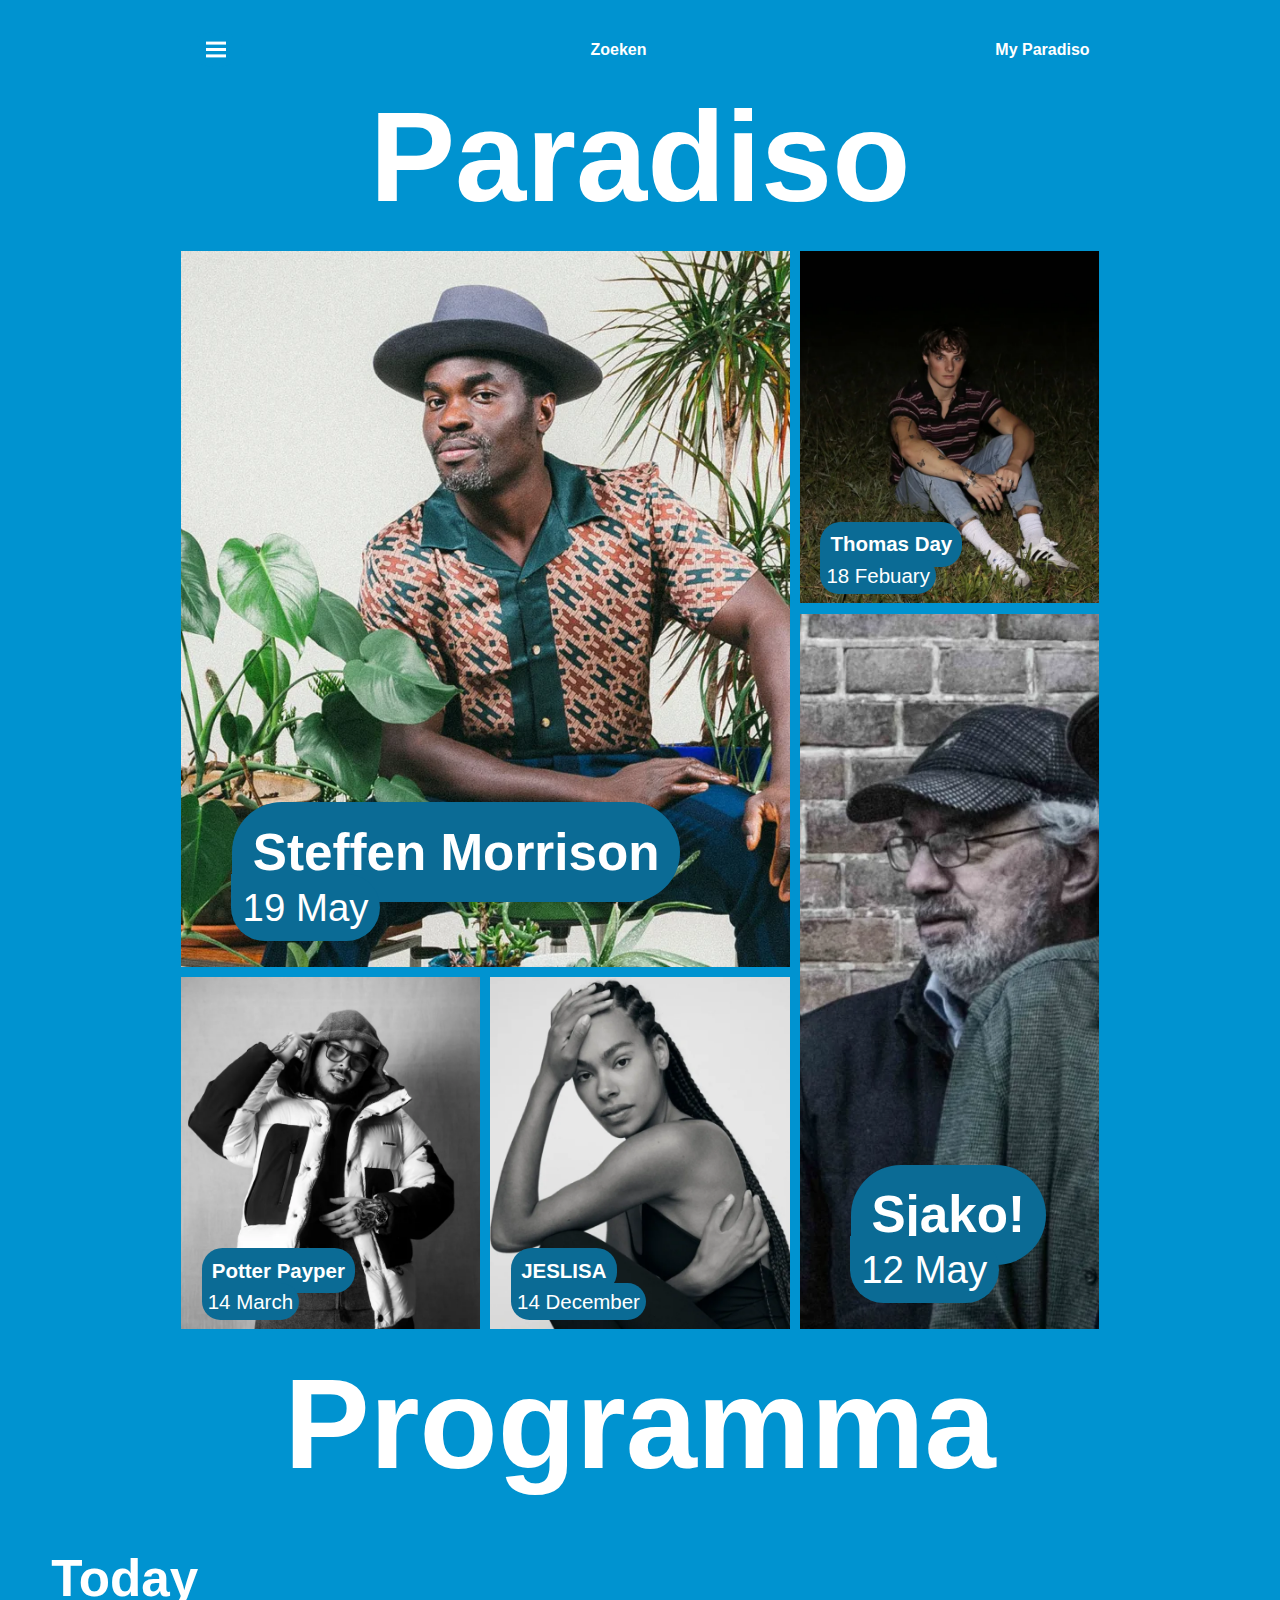
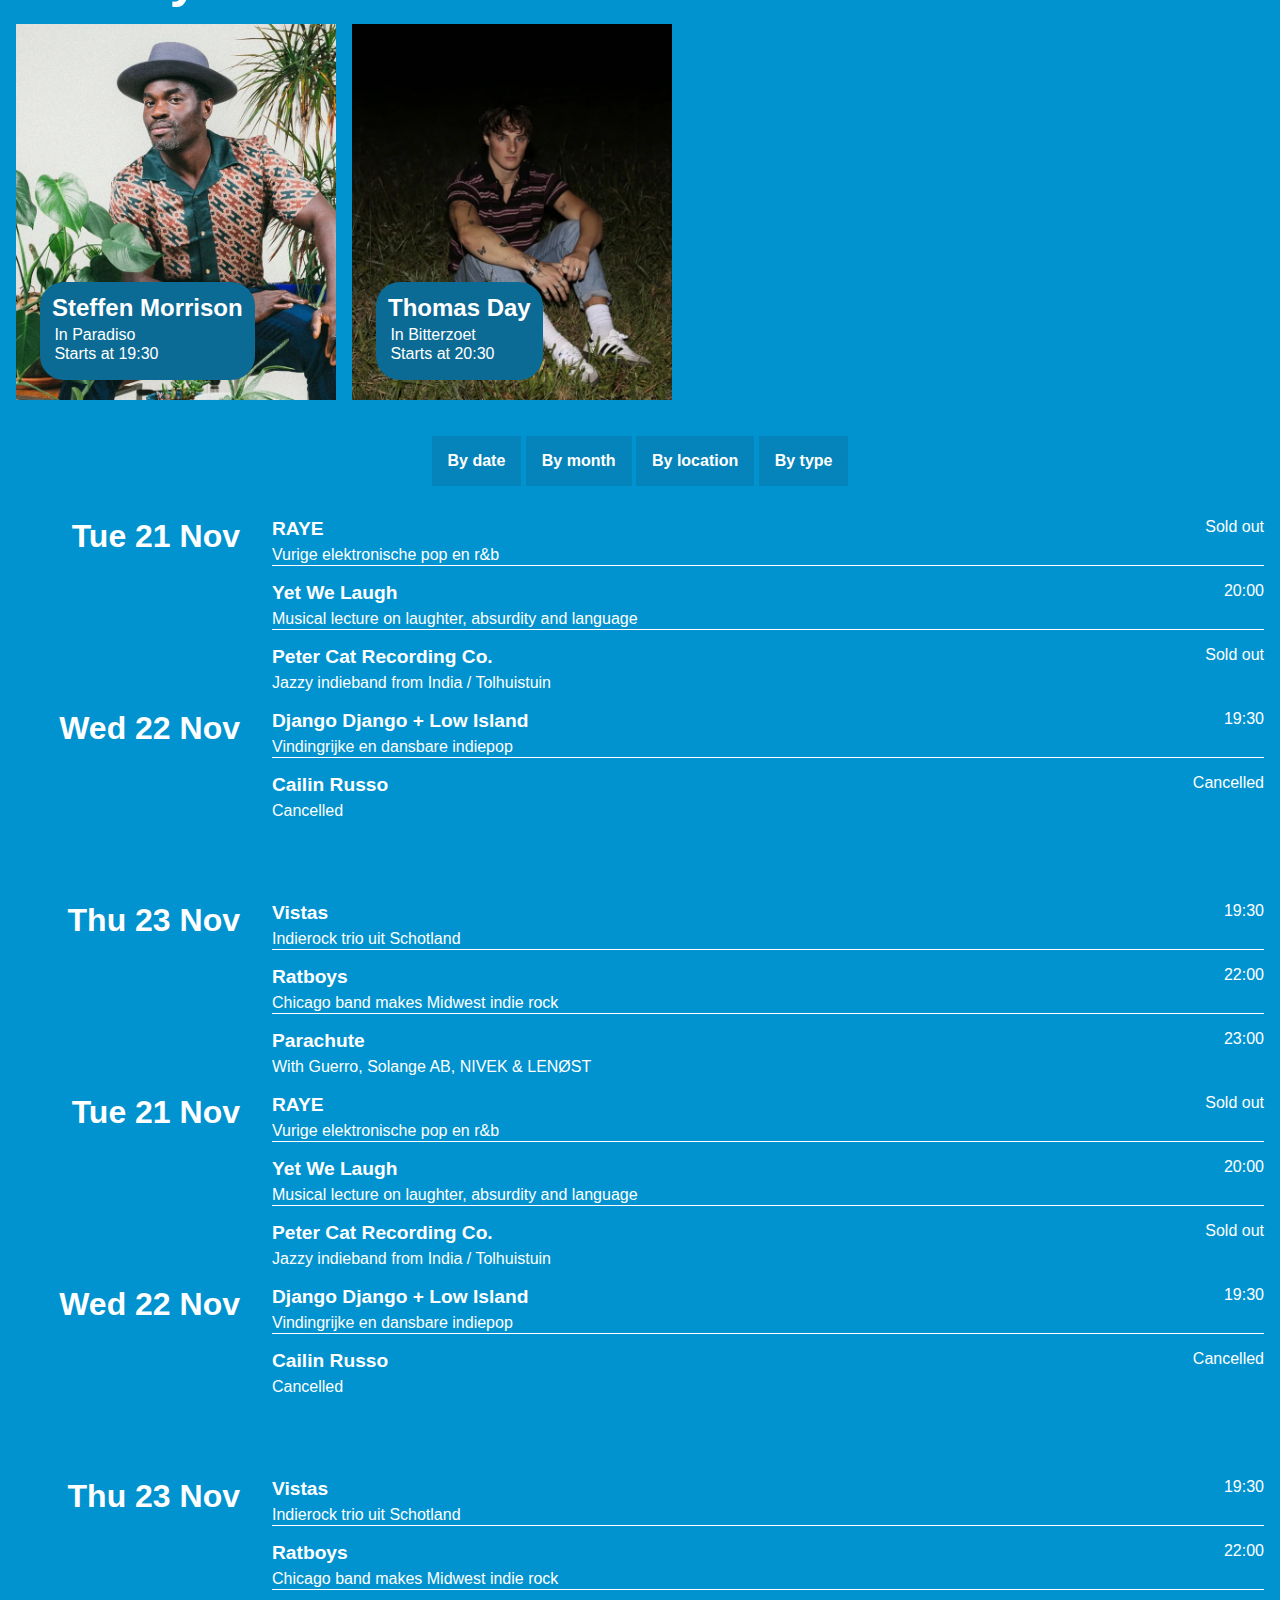
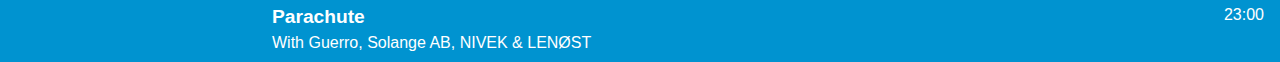
<file: index.html>
<!DOCTYPE html>
<html lang="nl">
	
<head>
	<meta charset="UTF-8">
	<meta name="author" content="jouw naam">
	<meta name="viewport" content="width=device-width, initial-scale=1">
	
	<title>Paradiso</title>
	
	<link href="styles/style.css" rel="stylesheet">
	<link rel="icon" type="image/svg+xml" href="images/favicon.svg">
</head>

<body>
	<nav>
		<ul>
			<li aria-label="de 3 spans graal">
				  <button aria-label="menu" aria-expanded="false">
					<span></span>
					<span></span>
					<span></span>
				  </button> 
			</li>
			<li><a href="index.html">Zoeken</a> </li>
			<li><a href="index.html">My Paradiso</a> </li>
		</ul>
	</nav>
	<nav>
		<ul>
			<li> <a href="index.html">What's on</a></li>
			<li><a href="news.html">News</a></li>
			<li><a href="index.html">My Tickets</a></li>
			<li><a href="index.html">Visit</a></li>
		</ul>
		<ul>
			<li><a href="index.html">About us</a></li>
			<li><a href="index.html">Membership</a></li>
			<li><a href="index.html">Webshop</a></li>
			<li><a href="index.html">Support us</a></li>
			<li><a href="index.html">Working at Paradiso</a></li>
		</ul>
		<ul>
			<li><a href="index.html"><img src="./images/artikel1.png" alt="foto van een kunstwerk"><p>Bassline</p></a></li>
			<li><a href="index.html"><img src="./images/artikel1.png" alt="foto van een kunstwerk"><p>Club Paradiso</p></a></li>
		</ul>
		<ul>
			<li><a href="index.html"> <img src="./images/artikel1.png" alt="foto van een kunstwerk"><p>Indiestad</p></a></li>
			<li><a href="index.html"><img src="./images/artikel1.png" alt="foto van een kunstwerk"><p>Sugar Mountain</p></a></li>
		</ul>
	</nav>
	<main>
		<h1>Paradiso</h1>
	<section>
	<ul>
		<li><a href="index.html" ><img src="images/mainimages1.png" alt="Foto van Steffen Morrison"> <h4>Steffen Morrison</h4><p>19 May</p></a></li>
		<li><a href="index.html" ><img src="images/mainimages2.png" alt="Foto van Thomas Day"> <h4>Thomas Day</h4><p>18 Febuary</p></a></li>
		<li><a href="index.html" ><img src="images/mainimages3.png" alt="Foto van Potter Payper"> <h4>Potter Payper</h4><p>14 March</p></a></li>
		<li><a href="index.html" ><img src="images/mainimages4.png" alt="Foto van JESLISA"> <h4>JESLISA</h4><p>14 December</p></a></li>
		<li><a href="index.html" ><img src="images/mainimages5.png" alt="Foto van Sjako!"> <h4>Sjako!</h4><p>12 May</p></a></li>
	</ul>
	</section>
	<h1>Programma</h1>
	<section>
		<h3>Today</h3>
		<ul>
			<li>
				<a href="index.html">
				<img src="images/mainimages1.png" alt="Foto van Steffen Morrison">
				<h3>Steffen Morrison</h3>
				<p>In Paradiso</p>
				<p>Starts at 19:30</p></a>
			</li>
			<li>
				<a href="index.html">
				<img src="images/mainimages2.png" alt="Foto van Thomas Day">
				<h3>Thomas Day</h3>
				<p>In Bitterzoet</p>
				<p>Starts at 20:30</p></a>
			</li>
		</ul>
	</section>

	<section>
		<ul>
			<button>By date</button>
			<button>By month</button>
			<button>By location</button>
			<button>By type</button>
		</ul>
	</section>
	<section>
		<ul>
			<li><h3>Tue 21 Nov</h3></li>
			<li>
				<a href="index.html">
				<h5>RAYE</h5></a>
				<p>Sold out</p>
				<p>Vurige elektronische pop en r&b</p>
			</li>
			<li>
				<a href="index.html"><h5>Yet We Laugh</h5></a>
				<p>20:00</p>
				<p>Musical lecture on laughter, absurdity and language</p>
			</li>
			<li>
				<a href="index.html"><h5>Peter Cat Recording Co.</h5></a>
				<p>Sold out</p>
				<p>Jazzy indieband from India / Tolhuistuin</p>
			</li>
		</ul>
		
		<ul>
			<li><h3>Wed 22 Nov</h3></li>
			<li>
				<a href="index.html"><h5>Django Django + Low Island</h5></a>
				<p>19:30</p>
				<p>Vindingrijke en dansbare indiepop</p>
			</li>
			<li>
				<a href="index.html"><h5>Cailin Russo</h5></a>
				<p>Cancelled</p>
				<p>Cancelled</p>
			</li>
		</ul>
		
		<ul>
			<li><h3>Thu 23 Nov</h3></li>
			<li>
				<a href="index.html"><h5>Vistas</h5></a>
				<p>19:30</p>
				<p>Indierock trio uit Schotland</p>
			</li>
			<li>
				<a href="index.html"><h5>Ratboys</h5></a>
				<p>22:00</p>
				<p>Chicago band makes Midwest indie rock</p>
			</li>
			<li>
				<a href="index.html"><h5>Parachute</h5></a>
				<p>23:00</p>
				<p>With Guerro, Solange AB, NIVEK & LENØST</p>
			</li>
		</ul>
		<ul>
			<li><h3>Tue 21 Nov</h3></li>
			<li>
				<a href="index.html">
				<h5>RAYE</h5></a>
				<p>Sold out</p>
				<p>Vurige elektronische pop en r&b</p>
			</li>
			<li>
				<a href="index.html"><h5>Yet We Laugh</h5></a>
				<p>20:00</p>
				<p>Musical lecture on laughter, absurdity and language</p>
			</li>
			<li>
				<a href="index.html"><h5>Peter Cat Recording Co.</h5></a>
				<p>Sold out</p>
				<p>Jazzy indieband from India / Tolhuistuin</p>
			</li>
		</ul>
		
		<ul>
			<li><h3>Wed 22 Nov</h3></li>
			<li>
				<a href="index.html"><h5>Django Django + Low Island</h5></a>
				<p>19:30</p>
				<p>Vindingrijke en dansbare indiepop</p>
			</li>
			<li>
				<a href="index.html"><h5>Cailin Russo</h5></a>
				<p>Cancelled</p>
				<p>Cancelled</p>
			</li>
		</ul>
		
		<ul>
			<li><h3>Thu 23 Nov</h3></li>
			<li>
				<a href="index.html"><h5>Vistas</h5></a>
				<p>19:30</p>
				<p>Indierock trio uit Schotland</p>
			</li>
			<li>
				<a href="index.html"><h5>Ratboys</h5></a>
				<p>22:00</p>
				<p>Chicago band makes Midwest indie rock</p>
			</li>
			<li>
				<a href="index.html"><h5>Parachute</h5></a>
				<p>23:00</p>
				<p>With Guerro, Solange AB, NIVEK & LENØST</p>
			</li>
		</ul>
	</section>
</main>
	<script defer src="scripts/script.js"></script>
</body>
	
</html>
</file>
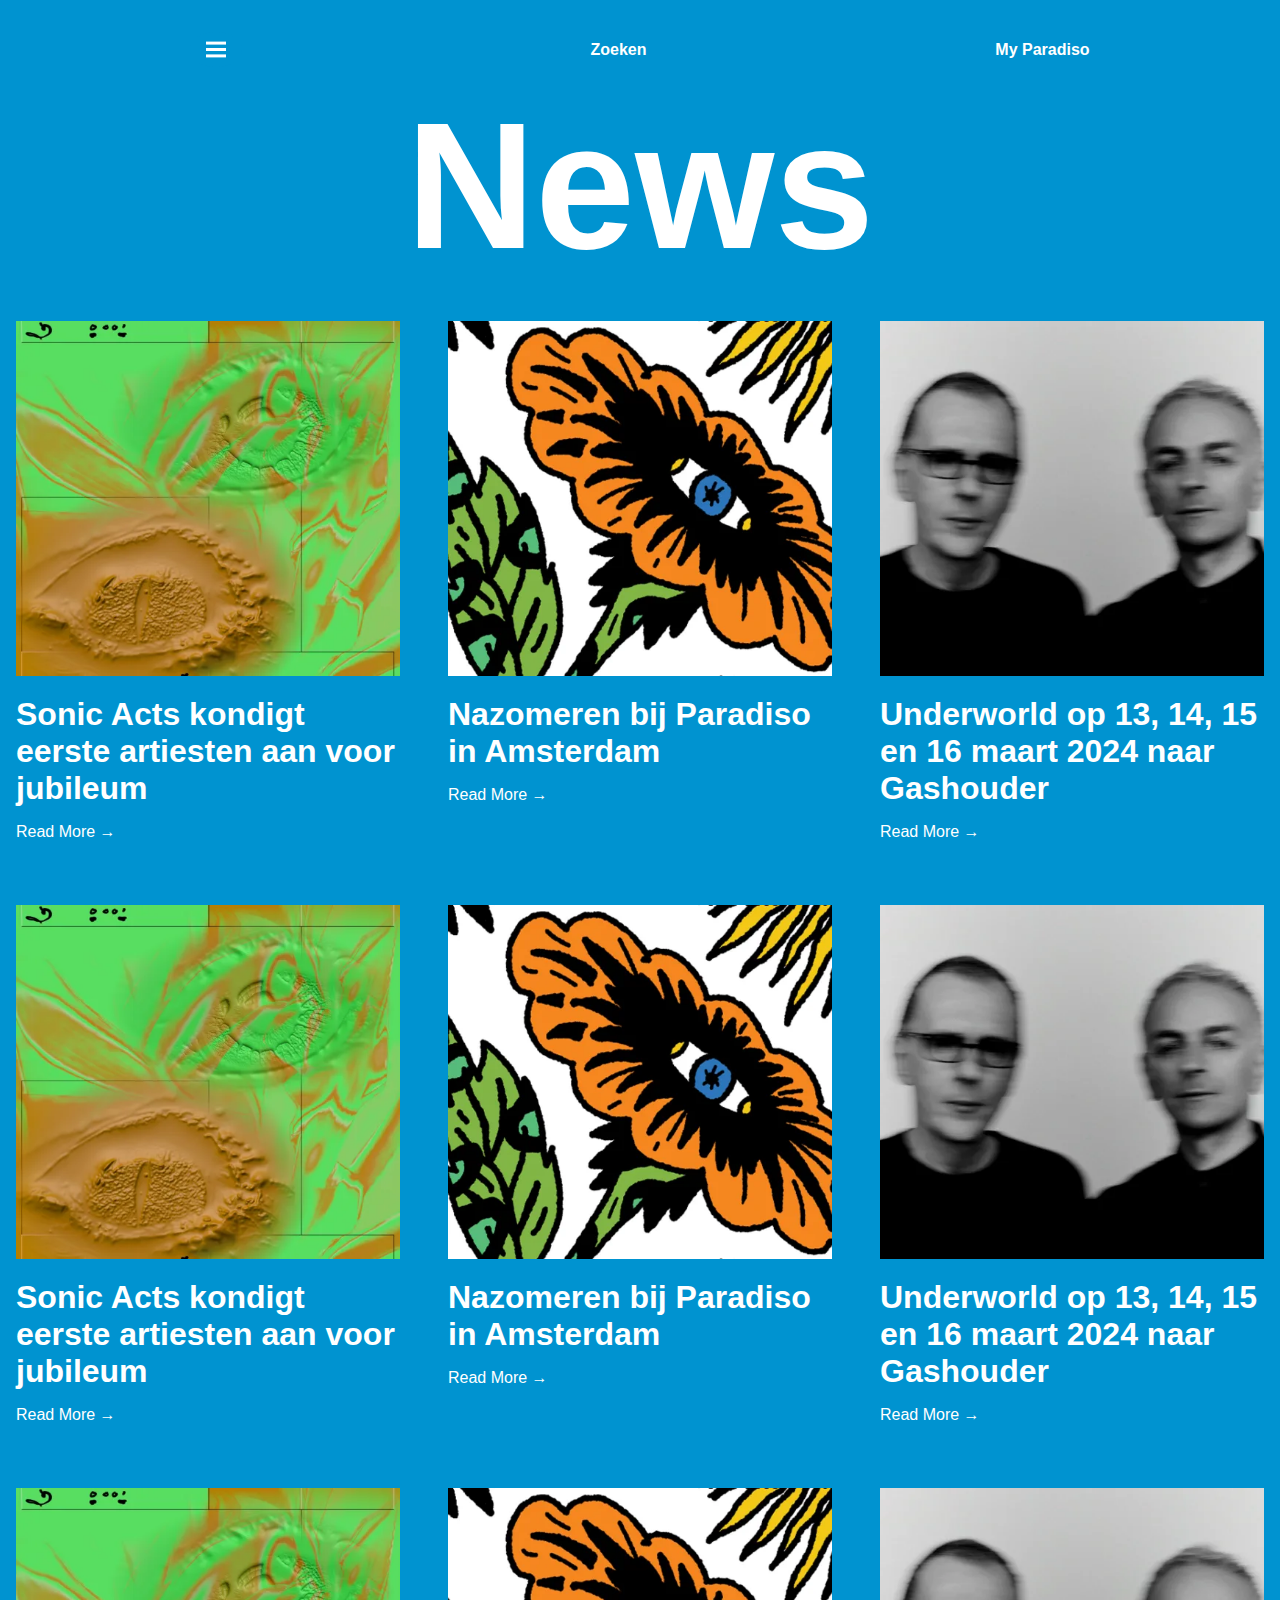
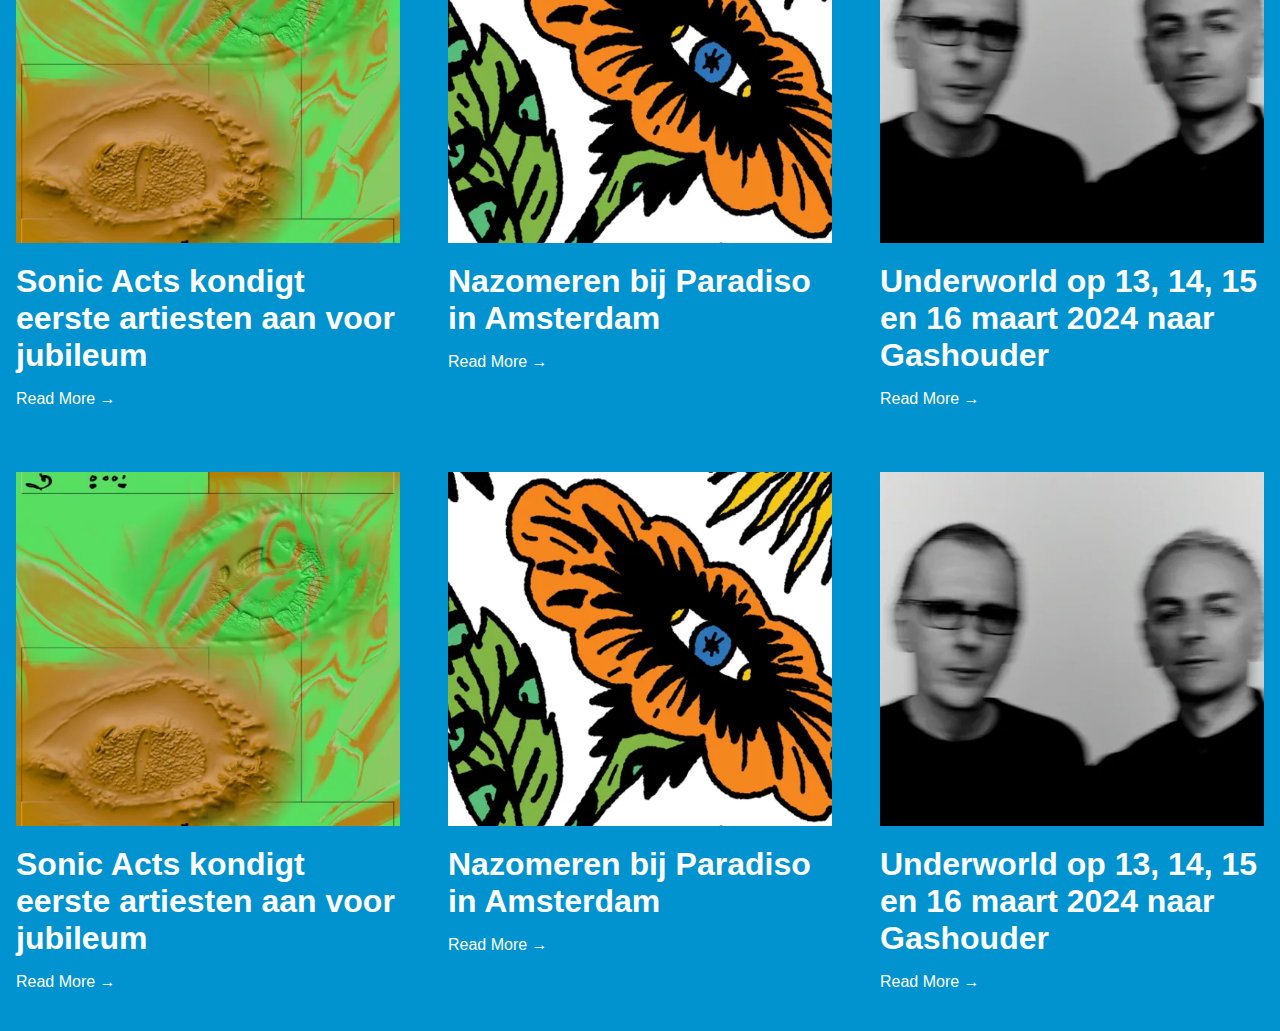
<file: news.html>
<!DOCTYPE html>
<html lang="nl">

<head>
    <meta charset="UTF-8">
    <meta name="author" content="jouw naam">
    <meta name="viewport" content="width=device-width, initial-scale=1">

    <title>Paradiso News</title>

    <link href="styles/style.css" rel="stylesheet">
    <link rel="icon" type="image/svg+xml" href="images/favicon.svg">
</head>

<body class="news">
    <nav>
        <ul>
            <li aria-label="de 3 spans graal">
                <button aria-label="menu" aria-expanded="false">
                  <span></span>
                  <span></span>
                  <span></span>
                </button> 
          </li>
            <li>Zoeken</li>
            <li>My Paradiso</li>
        </ul>
    </nav>
    <nav>
		<ul>
			<li> <a href="index.html">What's on</a></li>
			<li><a href="news.html">News</a></li>
			<li><a href="index.html">My Tickets</a></li>
			<li><a href="index.html">Visit</a></li>
		</ul>
		<ul>
			<li><a href="index.html">About us</a></li>
			<li><a href="index.html">Membership</a></li>
			<li><a href="index.html">Webshop</a></li>
			<li><a href="index.html">Support us</a></li>
			<li><a href="index.html">Working at Paradiso</a></li>
		</ul>
		<ul>
			<li><a href="index.html"><img src="./images/artikel1.png" alt="foto van een kunstwerk"><p>Bassline</p></a></li>
			<li><a href="index.html"><img src="./images/artikel1.png" alt="foto van een kunstwerk"><p>Club Paradiso</p></a></li>
		</ul>
		<ul>
			<li><a href="index.html"> <img src="./images/artikel1.png" alt="foto van een kunstwerk"><p>Indiestad</p></a></li>
			<li><a href="index.html"><img src="./images/artikel1.png" alt="foto van een kunstwerk"><p>Sugar Mountain</p></a></li>
		</ul>
	</nav>
    <main>
    <section>
        <h1>News</h1>
    </section>
    <article>
        <ul>
            <li><img src="images/artikel1.png" alt="Sonic Arts foto"></li>
            <li><a href="news.html" ><h3>Sonic Acts kondigt eerste artiesten aan voor jubileum</h3>
            <p>Read More →</p></a></li>
        </ul>
    </article>
    <article>
        <ul>
        <li><img src="images/artikel 2.png" alt="Foto van een bloem"></li>
       <li> <a href="news.html" > <h3>Nazomeren bij Paradiso in Amsterdam</h3>
        <p>Read More →</p></a></li>
        </ul>
    </article>
    <article>
        <ul>
        <li><img src="images/artikel3.png" alt="Foto van Underworld"></li>
        <li><a href="news.html" ><h3>Underworld op 13, 14, 15 en 16 maart 2024 naar Gashouder</h3>
        <p>Read More →</p></a></li>
        </ul>
    </article>
    <article>
        <ul>
            <li><img src="images/artikel1.png" alt="Sonic Arts foto"></li>
            <li><a href="news.html" ><h3>Sonic Acts kondigt eerste artiesten aan voor jubileum</h3>
            <p>Read More →</p></a></li>
        </ul>
    </article>
    <article>
        <ul>
        <li><img src="images/artikel 2.png" alt="Foto van een bloem"></li>
       <li> <a href="news.html" > <h3>Nazomeren bij Paradiso in Amsterdam</h3>
        <p>Read More →</p></a></li>
        </ul>
    </article>
    <article>
        <ul>
        <li><img src="images/artikel3.png" alt="Foto van Underworld"></li>
        <li><a href="news.html" ><h3>Underworld op 13, 14, 15 en 16 maart 2024 naar Gashouder</h3>
        <p>Read More →</p></a></li>
        </ul>
    </article>
    <article>
        <ul>
            <li><img src="images/artikel1.png" alt="Sonic Arts foto"></li>
            <li><a href="news.html" ><h3>Sonic Acts kondigt eerste artiesten aan voor jubileum</h3>
            <p>Read More →</p></a></li>
        </ul>
    </article>
    <article>
        <ul>
        <li><img src="images/artikel 2.png" alt="Foto van een bloem"></li>
       <li> <a href="news.html" > <h3>Nazomeren bij Paradiso in Amsterdam</h3>
        <p>Read More →</p></a></li>
        </ul>
    </article>
    <article>
        <ul>
        <li><img src="images/artikel3.png" alt="Foto van Underworld"></li>
        <li><a href="news.html" ><h3>Underworld op 13, 14, 15 en 16 maart 2024 naar Gashouder</h3>
        <p>Read More →</p></a></li>
        </ul>
    </article>
    <article>
        <ul>
            <li><img src="images/artikel1.png" alt="Sonic Arts foto"></li>
            <li><a href="news.html" ><h3>Sonic Acts kondigt eerste artiesten aan voor jubileum</h3>
            <p>Read More →</p></a></li>
        </ul>
    </article>
    <article>
        <ul>
        <li><img src="images/artikel 2.png" alt="Foto van een bloem"></li>
       <li> <a href="news.html" > <h3>Nazomeren bij Paradiso in Amsterdam</h3>
        <p>Read More →</p></a></li>
        </ul>
    </article>
    <article>
        <ul>
        <li><img src="images/artikel3.png" alt="Foto van Underworld"></li>
        <li><a href="news.html" ><h3>Underworld op 13, 14, 15 en 16 maart 2024 naar Gashouder</h3>
        <p>Read More →</p></a></li>
        </ul>
    </article>
</main>
    <script defer src="scripts/script.js"></script>
</body>

</html>
</file>
<file: styles/style.css>
@keyframes slideIn {
	from {
	  transform: translateY(-100%);
	}
	to {
	  transform: translateY(0);
	}
  }

  .animate {
	animation: slideIn 0.5s ease-in-out;
  }


/**************/
/* CSS REMEDY */
/**************/
*, *::after, *::before {
  box-sizing:border-box;  
}






/*********************/
/* CUSTOM PROPERTIES */
/*********************/
:root {
	/* startje */
	--color-text:white;
	--color-background:#0093D0;
	--button-color: #0484ba;
	--button-hover: #0b6b95;
	--concert-info: white;
	--text-outline: #0b6b95;
	--nav-text: black;
}





/****************/
/* JOUW STYLING */
/****************/

body {
	background-color: var(--color-background);
	color: var(--color-text);
	font-family: Arial, Helvetica, sans-serif;
	font-weight: 400;
	width: 100%;
	margin-left: auto;
	margin-right: auto;
}


ul {
	list-style: none;
	padding-right: 1em;
	padding-left: 1em;

}

h1 {
	font-size: 10vw ;
	margin: 0;
	text-align: center;
}

a:focus {
	outline: 0.2em var(--color-text) solid ;
}




/* stijling van de navigatie */

nav li:nth-of-type(1) button {
	display:grid;
	place-items:center;
	border-radius:50%;
	z-index: 6;
  }

  /* dit is code van sanne, maar de animatie werkte niet echt meer na het toevoegen van het menu https://codepen.io/shooft/pen/LYMEWVm */
  
  nav:first-of-type li:nth-of-type(1) button span {
	grid-row-start:1;
	grid-column-start:1;
	width:1.2em;
	height:.2em;
	background-color:var(--color-text);
	transition-duration:.5s;
  }

  nav:first-of-type li:nth-of-type(1) button span:nth-of-type(1) {
	transform:translateY(-.4em);
  }
  
  nav:first-of-type li:nth-of-type(1) button span:nth-of-type(3) {
	transform:translateY(.4em);
  }
  

  nav:first-of-type li:nth-of-type(1) button[aria-expanded="true"] span:nth-of-type(1) {
	transform:rotate(45deg) scalex(1.25);
  }
  

  nav:first-of-type li:nth-of-type(1) button[aria-expanded="true"] span:nth-of-type(2) {
	opacity:0;
  }
  
  nav:first-of-type li:nth-of-type(1) button[aria-expanded="true"] span:nth-of-type(3) {
	transform:rotate(-45deg) scalex(1.25);
  }
  

nav ul {
	display: flex;
	justify-content: space-around;
	padding-top: 1em;
}

nav a {
	text-decoration: none;
	color: var(--color-text);
}

nav a:hover {
	text-decoration: underline;
	color: var(--color-text);
	transition: 0.6s ease-in;
}

nav a:focus {
	outline: 0.2em var(--nav-text) solid ;
}	

nav ul li {
	font-weight: 600;
	display: flex;
    flex-direction: column-reverse;
    justify-content: center;
}

nav button {
	background-color: var(--color-background);
}



/* hier begint de stijling van het ontzichtbare hamburger menu */

nav:nth-of-type(2){
	visibility: hidden;
	display: grid;
	grid-template-columns: 1fr ;
	height: 100vh;
	width: 100%;
	background-color: var(--color-text);
	color: var(--nav-text);
	position: absolute;
	top: 0;
	z-index: 5;
	transform: translateY(-100%);
	transition: transform 0.5s ease-in-out;    }

nav:last-of-type a {
	color: var(--nav-text);
	text-decoration: none;
}

nav:last-of-type a img {
	width: 2.5em;
	padding: 0.3em;
	border-radius: 2em;
}

/* class toegevoegd in javascript zodat het menu in beeld kan komen */

nav:nth-of-type(2).toonMenu {
	visibility: visible;
	transform: translateY(0);
	padding-top: 3em;
}

nav:nth-of-type(2).toonMenu ul {
	display: grid;
	font-size: 1.5em;
	justify-content: space-between;
	margin: 0;
    padding-bottom: 0;
    padding-top: 0;
}

nav:nth-of-type(2).toonMenu ul:nth-of-type(3) {
	display: grid;
	
	
}

nav:nth-of-type(2).toonMenu ul:nth-of-type(2) {
	padding-left: 1.4em;
	padding-top: 1em;
	
}

nav:nth-of-type(2).toonMenu ul:first-of-type {
	font-size: 2em;
	padding-top: 2em;
	padding-bottom: 0;
	margin-bottom: 0;
}

nav:nth-of-type(2).toonMenu ul:nth-of-type(3) li a{
	display: grid;
	grid-template-columns: 1fr 2fr;
	align-items: center;
	
}

nav:nth-of-type(2).toonMenu ul:nth-of-type(4) li a{
	display: grid;
	grid-template-columns: 1fr 2fr;
	align-items: center;
	
}

nav:nth-of-type(2).toonMenu ul li a:hover {
	color: var(--color-background);
	transform: scale(1.1);
	transition: 0.4s ease;
	text-decoration: underline;
	
	
}

/* als het scherm een bepaalde width heeft veranderd de layout van het menu */

@media screen and (min-width: 44em) {

	nav:nth-of-type(2){
		display: grid;
		grid-template-columns: 1fr 1fr;
		grid-template-rows: 20em 10em    ;
		height: 100vh;
		width: 100%;
		background-color: var(--color-text);
		color: var(--nav-text);
		position: absolute;
		top: 0;
		z-index: 5;
		transform: translateY(-100%);
		transition: transform 0.5s ease-in-out;    }
	
	nav:last-of-type a {
		color: var(--nav-text);
		text-decoration: none;
	}
	
	nav:last-of-type a img {
		width: 2.5em;
		padding: 0.3em;
		border-radius: 2em;
	}
	
	nav:nth-of-type(2).toonMenu {
		transform: translateY(0);
	}
	
	nav:nth-of-type(2).toonMenu ul {
		display: grid;
		font-size: 1.5em;
		justify-content: space-between;
	}
	
	nav:nth-of-type(2).toonMenu ul:nth-of-type(3) {
		display: grid;
		padding-top: 2.5em;
		
	}
	nav:nth-of-type(2).toonMenu ul:nth-of-type(4) {
		display: grid;
		padding-top: 2.5em;
		
	}
	
	nav:nth-of-type(2).toonMenu ul:first-of-type {
		font-size: 3em;
	}
	
	nav:nth-of-type(2).toonMenu ul:nth-of-type(3) li a{
		display: grid;
		grid-template-columns: 1fr 2fr;
		align-items: center;
		
	}
	
	nav:nth-of-type(2).toonMenu ul:nth-of-type(4) li a{
		display: grid;
		grid-template-columns: 1fr 2fr;
		align-items: center;
	}	

}



/* Stijling van de eerste section, ik heb hier gebruik gemaakt van een media query zodat de grid veranderd naar een andere layout na 64 em */

section:nth-of-type(1) {
	margin-left: auto;
	margin-right: auto;
	justify-items: center;
}


section:nth-of-type(1) ul a {
	position: relative;
	color: var(--color-text);
	font-family: Arial, Helvetica, sans-serif;
	font-weight: 400;
	display: grid;
	
}

section:nth-of-type(1) ul a h4 {
	background-color: var(--text-outline);
	padding: 0.3em;
	border-radius: 1em 1em 1em 0em;
	margin: 0;
	position: absolute;
	left: 1em;
	top: 77%;
	font-size: 2em;

}

section:nth-of-type(1) ul a p {
	background-color: var(--text-outline);
	border-radius: 0em 1em 1em 1em;
	padding: 0.3em;
	margin: 0;
	position: absolute;
	left: 1em;
	top: 87%;
	font-size: 2em;
	font-weight: 100;

}


section:nth-of-type(1) {
	display: grid;
	position: relative;
	overflow: scroll;
	
}

section:first-of-type::-webkit-scrollbar {
	width: 1em;
 }

 section:first-of-type::-webkit-scrollbar-track {
   background-color: var(--button-hover);
}

section:first-of-type::-webkit-scrollbar-thumb {
   background-color: var(--color-text);
   border-radius: 1em;
}

section:first-of-type::-webkit-scrollbar-corner {
   background-color: var(--color-background);
}

@media screen and (min-width: 64em) {

   section:first-of-type::-webkit-scrollbar-track {
	   background-color: var(--color-background);
	}
}


section:nth-of-type(1) ul {
	display: grid;
	grid-template-columns: 1fr 1fr 1fr 1fr 1fr;

}

section:nth-of-type(1) ul li {
	font-size: 1.6em ;
	padding: 0.2em;
}

@media screen and (min-width: 64em) {

	section:nth-of-type(1) ul {
		display: grid;
		grid-template-columns: repeat(6, 1fr);
		grid-template-rows: 1fr 1fr ;
		gap: 0em;
		max-width: 60em;
	
	}
section:nth-of-type(1) li a img {
	width: 100%;
	height: 100%;
	object-fit: cover;

}

/* ik heb hulp gekregen van Donna met de layout van mijn grid https://codepen.io/d0nnaz/pen/PoVyNQp?editors=1100 */

section:nth-of-type(1) li:first-of-type {
	grid-column: 1 / 5;
	grid-row: span 2;
}

section:nth-of-type(1) li:nth-of-type(2) {
	grid-column: 5 / -1;
}

section:nth-of-type(1) li:nth-of-type(3) {
	grid-column: 1 / 3;
}

section:nth-of-type(1) li:nth-of-type(4) {
	grid-column: 3 / 5;
}

section:nth-of-type(1) li:nth-of-type(5) {
	grid-column: 5 / 7;
	grid-row: 2 / 4;
	display: flex;

}

section:nth-of-type(1) ul li:first-of-type h4 {
	font-size: 2em;
	padding: 0.4em;
}

section:nth-of-type(1) ul li:first-of-type p{
	font-size: 1.5em;
	padding: 0.3em;
	left: 1.3em;
}

section:nth-of-type(1) ul a h4 {
	font-size: 0.8em;
	padding: 0.5em;
}

section:nth-of-type(1) ul a p {
	font-size: 0.8em;
}

section:nth-of-type(1) ul li:last-of-type h4 {
	font-size: 2em;
	padding: 0.4em;
}

section:nth-of-type(1) ul li:last-of-type p{
	font-size: 1.5em;
	padding: 0.3em;
	left: 1.3em;
}

}

/* Section 2 is ongeveer dezelfde layout for mobile, maar na het groter maken hebben ze allebei hele verschillende stijlingen */

section:nth-of-type(2) h3:first-child {
	grid-column-start:1;
	grid-column-end:-1;
	padding-left: 1em;
	font-size: 4vw;
	margin-bottom: 0;
	
}

section:nth-of-type(2) ul li h3 {
	background-color: var(--text-outline);
	border-radius: 1em;
	padding: 0.5em;
	margin: 0;
	position: absolute;
	left: 1em;
	top: 80%;
	font-size: 2em;

}


section:nth-of-type(2) ul {
	display: grid; 
	gap: 1em;
	grid-template-columns: 1fr 1fr;
	overflow: scroll;

}

/* Ik heb van google hoe ik mijn scrollbar een custom styling kan geven https://css-tricks.com/almanac/properties/s/scrollbar/ */

section:nth-of-type(2) ul::-webkit-scrollbar {
	 width: 1em;
  }

  section:nth-of-type(2) ul::-webkit-scrollbar-track {
	background-color: var(--button-hover);
 }

 section:nth-of-type(2) ul::-webkit-scrollbar-thumb {
	background-color: var(--color-text);
	border-radius: 1em;
 }

 section:nth-of-type(2) ul::-webkit-scrollbar-corner {
	background-color: var(--color-background);
 }

 @media screen and (min-width: 64em) {

	section:nth-of-type(2) ul::-webkit-scrollbar-track {
		background-color: var(--color-background);
	 }
 }

section:nth-of-type(2) ul li:nth-of-type(2) {
	grid-column: 2;
}

section:nth-of-type(2) a {
	text-decoration: none;
	color: var(--color-text);
}

section:nth-of-type(2) ul li p {
	margin: 0;
	position: absolute;
	left: 2em;
	top: 87%;
	font-size: 1em;
	font-weight: 100;
	padding: 0.6em;

}

section:nth-of-type(2) ul li p:nth-of-type(2) {
	margin: 0;
	position: absolute;
	left: 2em;
	top: 90%;
	font-size: 1em;
	font-weight: 100;

}

section:nth-of-type(2) ul li {
	position: relative;
	
}


section:nth-of-type(2) li h3 {
	position: absolute;
	bottom:1em; 
	overflow: none;

}

@media screen and (min-width: 64em) { 

	section:nth-of-type(2) ul{
		display: flex;
	}

	section:nth-of-type(2) ul img{
		width: 100%;
	}

	section:nth-of-type(2) ul li{
		width: 20em;
	}

	section:nth-of-type(2) ul li h3 {
		top: 68%;
		font-size: 1.5em;
		padding-bottom: 0.7em;
	}

	section:nth-of-type(2) ul li p {
		left: 1.8em;
		top: 77%;
		font-size: 1em;
	
	}

	section:nth-of-type(2) ul li p:nth-of-type(2) {
		left: 1.8em;
		top: 82%;
	
	}

}

/* Dit is de section voor de buttons */

section:nth-of-type(3) {
	display: flex;
	justify-content: space-around;
	margin: auto;
}

button {
	background-color: var(--button-color);
	color: var(--color-text);
	font-family: Arial, Helvetica, sans-serif;
	font-weight: 600;
	font-size: 1em 	;
	border: none;
	text-align: center;
	text-decoration: none;
	padding: 1em;
	
}

button:hover {
	background-color: var(--button-hover);
	transition: 0.5s;
}

button:active {
	background-color: var(--button-hover);
}

button:focus {
	outline: var(--color-text) 0.3em solid;
}



/* 
Hier begint het de laatste section, waar de agenda met alle optredens op staan.  */

section:nth-of-type(4) h3 {
	font-size: 2em;
	font-weight: 700;
	margin: 0;
}

section:nth-of-type(4) li {
	padding-bottom: 1em; 
	display: grid;
	grid-template-columns: 2fr 1fr;
	padding-top: 1em;
}

section:nth-of-type(4) ul li:not(:first-of-type):not(:last-of-type) {
    border-bottom: 1px solid white;
}

section:nth-of-type(4) h5 {
	font-size: 1.2em;
	font-weight: 700;
	margin: 0;
	padding-bottom: 0.3em;
	
}

section:nth-of-type(4) p {
	font-size: 1em;
	margin: 0;
	color: var(--concert-info);
	position: relative;
}

section:nth-of-type(4) a {
	text-decoration: none;
	color: var(--color-text);
}

section:nth-of-type(4) p:first-of-type {
	font-size: 1em;
	margin: 0;
	color: var(--concert-info);
	justify-content: right;
    display: grid;
}

@media screen and (min-width: 64em) { 

	section:last-of-type ul{ 
		display: grid;
		margin: auto;
		grid-template-columns: 20vw 1fr;
		grid-template-rows: 4em 4em 4em;
		max-width: 80em;
	}

	section:last-of-type ul li:first-of-type{ 
		grid-row: 1 / -1;
	}

	section:nth-of-type(4) li:first-of-type {
		grid-template-columns: 2fr;
		justify-items: end;
		padding-right: 2em;
	}


}


/* stijling van de tweede pagina, een responsive grid */

[class="news"] article ul {
	display: grid;
	grid-template-columns: 1fr;
	grid-template-rows: 1fr;
	justify-items: start;
	gap: 1em;

}

[class="news"] main {
	display: grid;
	grid-template-columns: repeat(auto-fit, minmax(24em, 1fr));
	position: relative;
    grid-auto-flow: dense;
	gap: 1em;

}

[class="news"] section {
	display: block;
	overflow: auto;
	grid-column: 1 / -1;
}

[class="news"] section h1 {
	font-size: 14vw;
}

[class="news"] article img {
	max-width: 24em;
}

[class="news"] article h3 {
	font-size: 2em;
	margin: 0;
	color: var(--color-text);
}

[class="news"] article p {
	text-align: left;
	color: var(--color-text);
}

[class="news"] article a {
	text-decoration: none;
	
	
}

[class="news"] a:hover p {
	transform: scale(1.1) ;
	transition: 0.6s ease;
}


@media screen and (max-width: 50em) {

	[class="news"] article ul {
		display: grid;
		grid-template-columns: 1fr 1fr;
		grid-template-rows: 1fr;
		justify-items: start;
		gap: 1em;
	
	}

	[class="news"] article img {
		max-width: 18em;
	}

}


/* nog wat bronnen dat mij heeft geholpen deze site te maken
https://codepen.io/shooft/pen/mdayVeo
https://codepen.io/d0nnaz/pen/PoVyNQp?editors=1100
https://www.w3schools.com/css/css_overflow.asp
https://developer.mozilla.org/en-US/docs/Web/CSS/Attribute_selectors
https://www.w3schools.com/css/css3_mediaqueries.asp
https://www.w3schools.com/css/css3_mediaqueries.asp
https://w3schools.com/howto/howto_css_image_responsive.asp
chrome-extension://efaidnbmnnnibpcajpcglclefindmkaj/https://dlo.mijnhva.nl/content/enforced/536499-FDMCI-2000FED121-DMCI-CMD-2324-2/FED%2023-24%20-%20Blok%202%20-%20Oefening%20grid.pdf
https://codepen.io/shooft/pen/LYMEWVm
https://css-tricks.com/almanac/properties/s/scrollbar/ */
</file>
